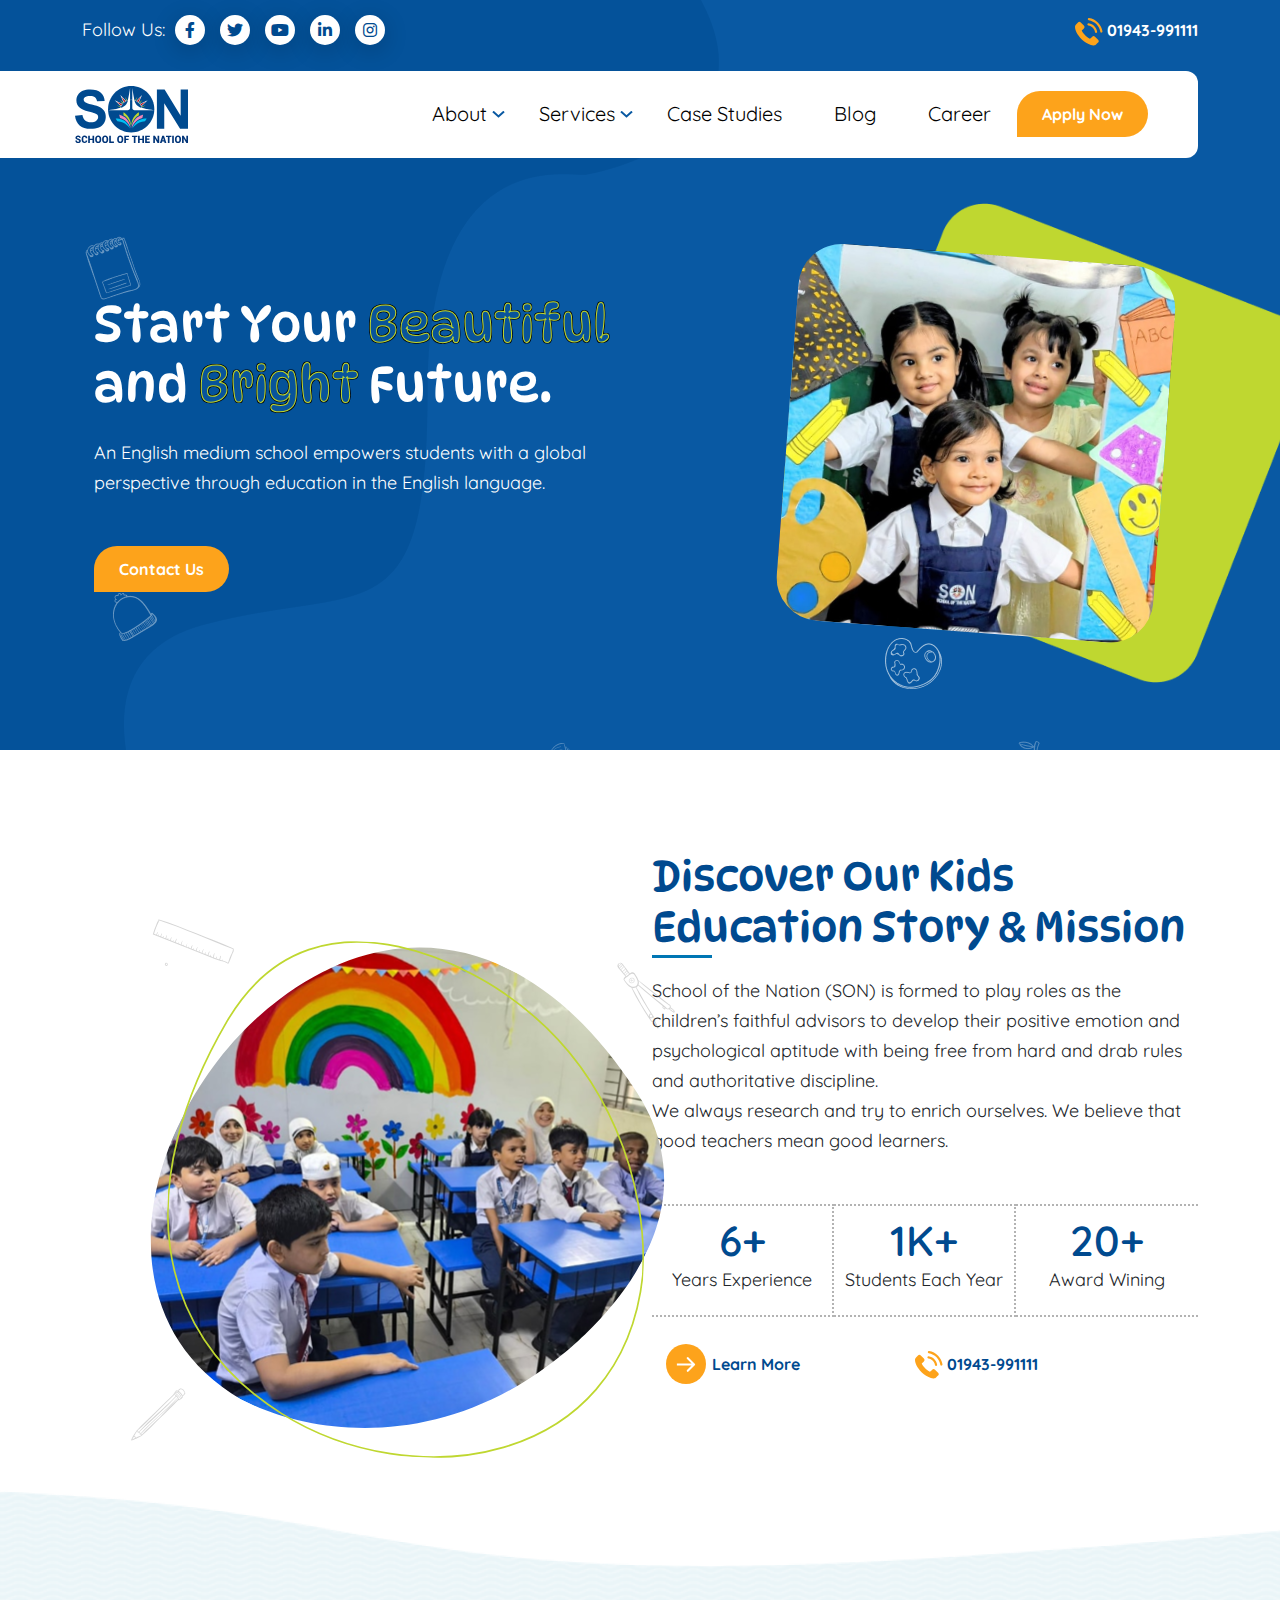
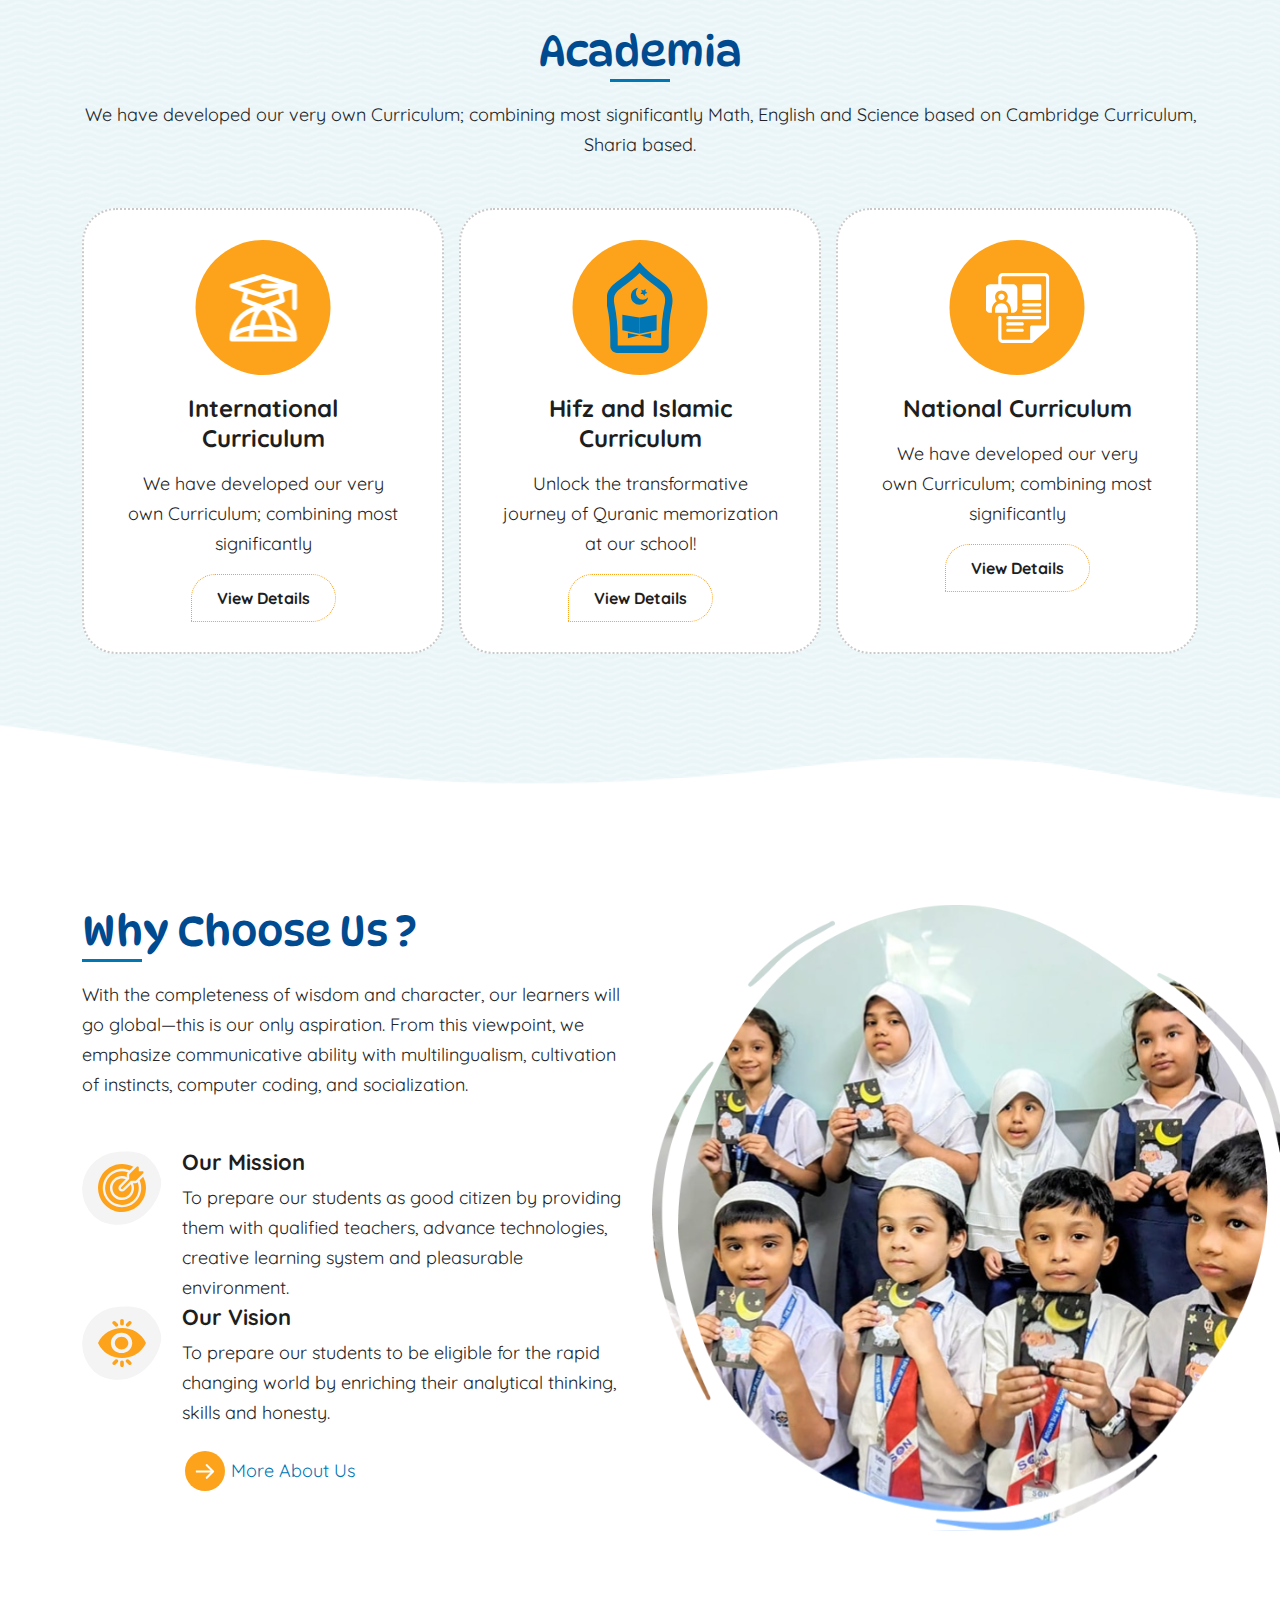
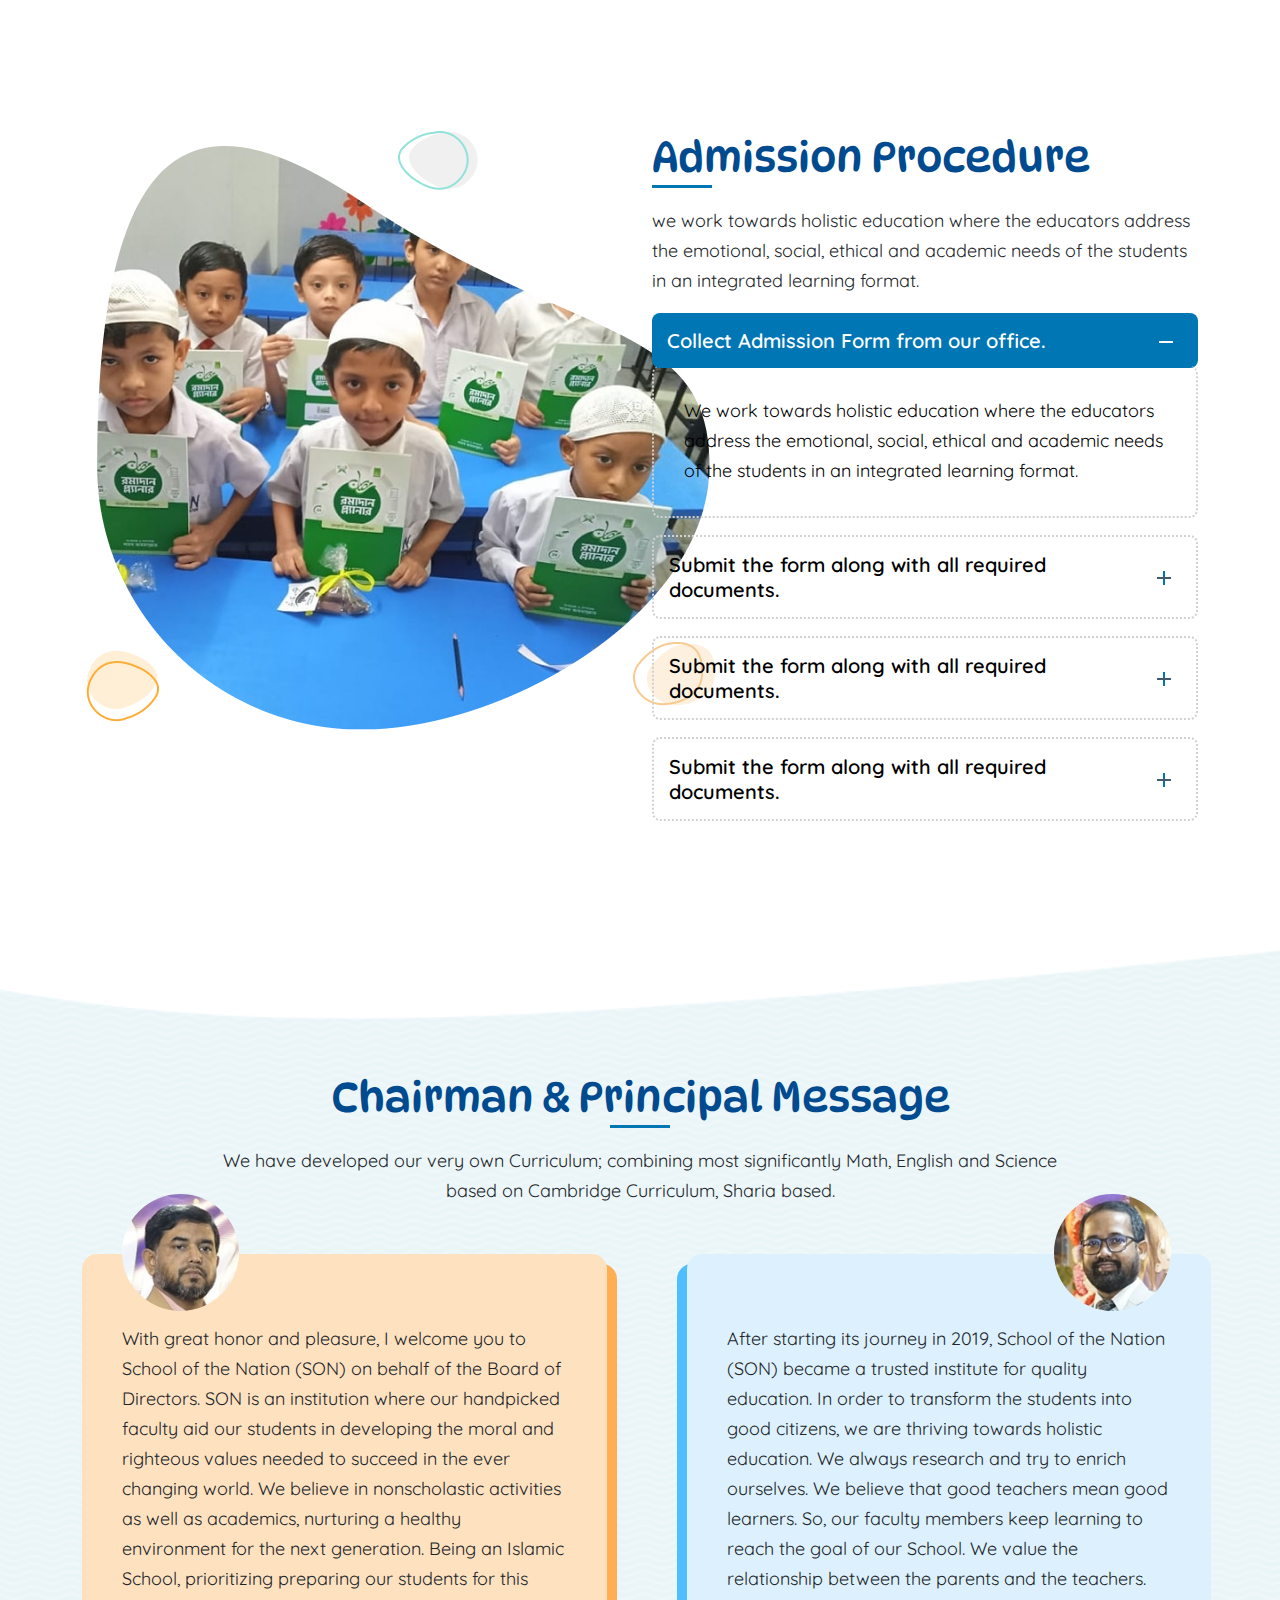
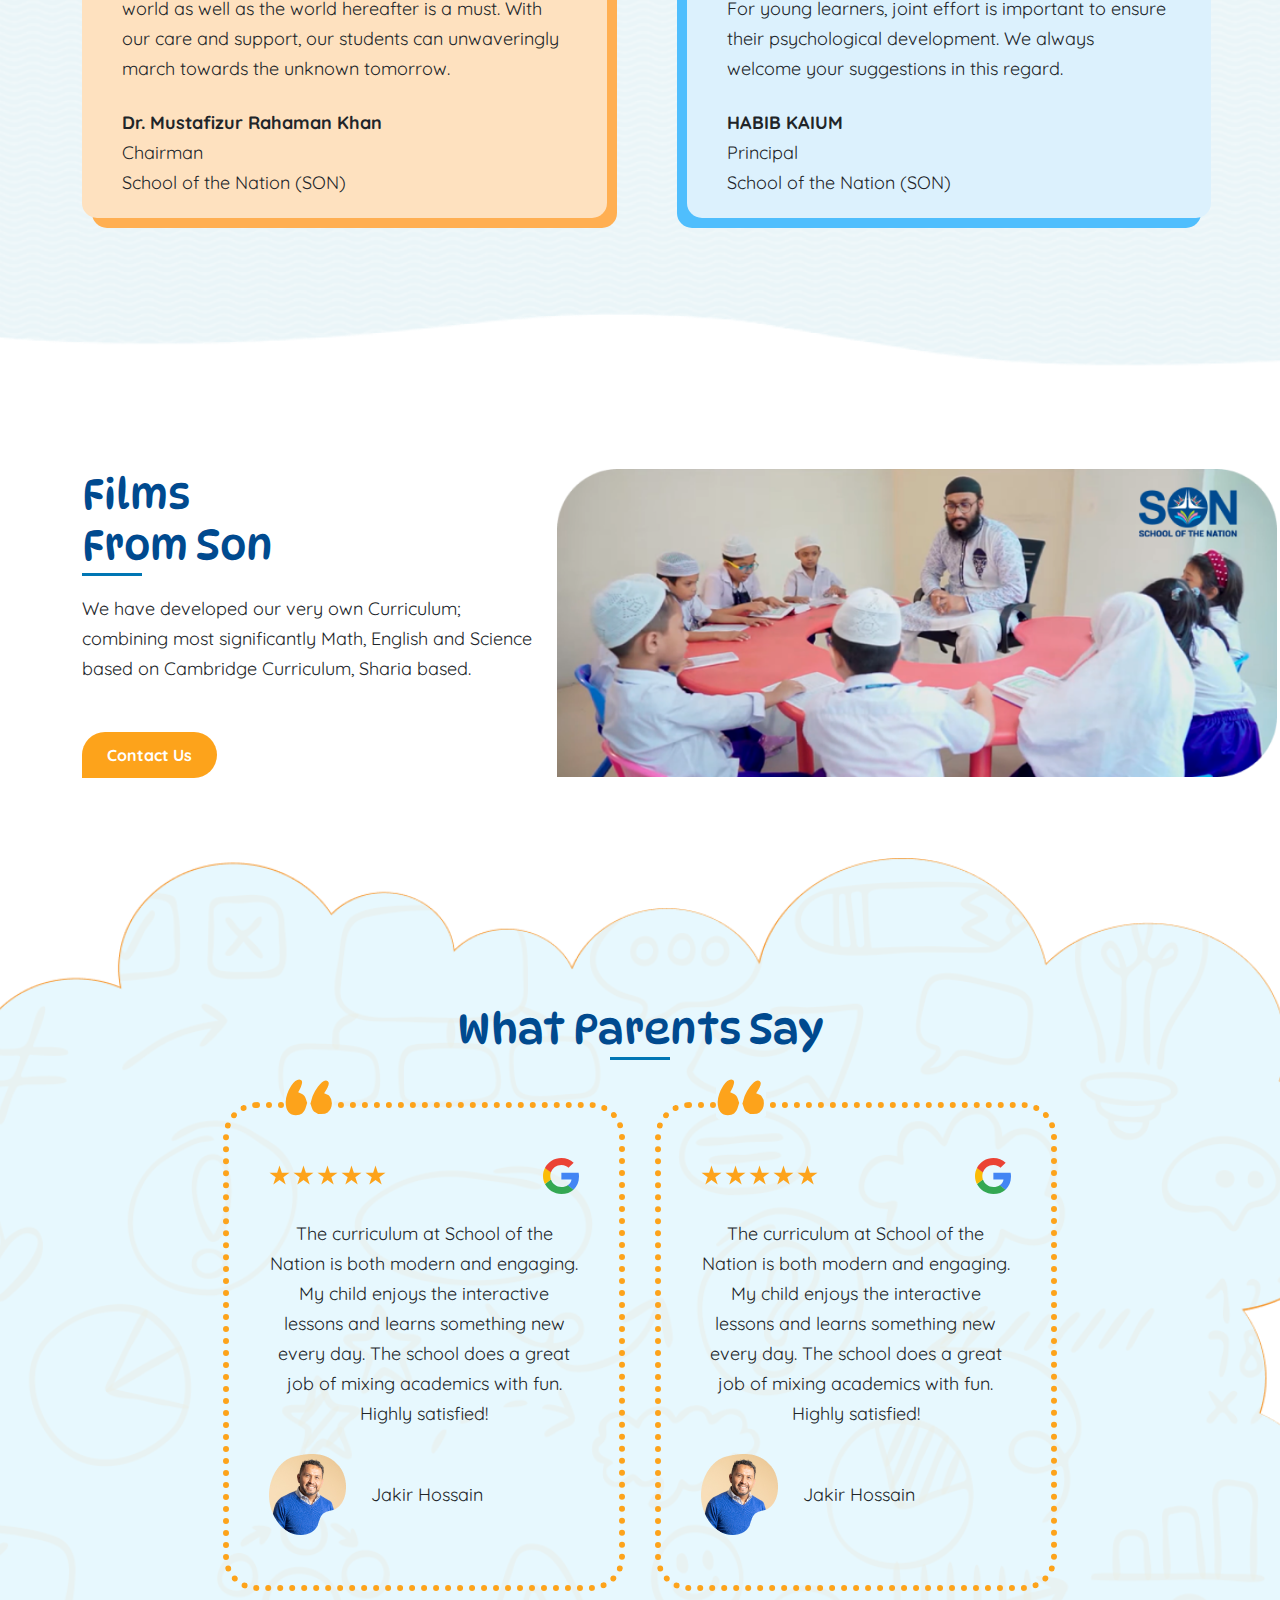
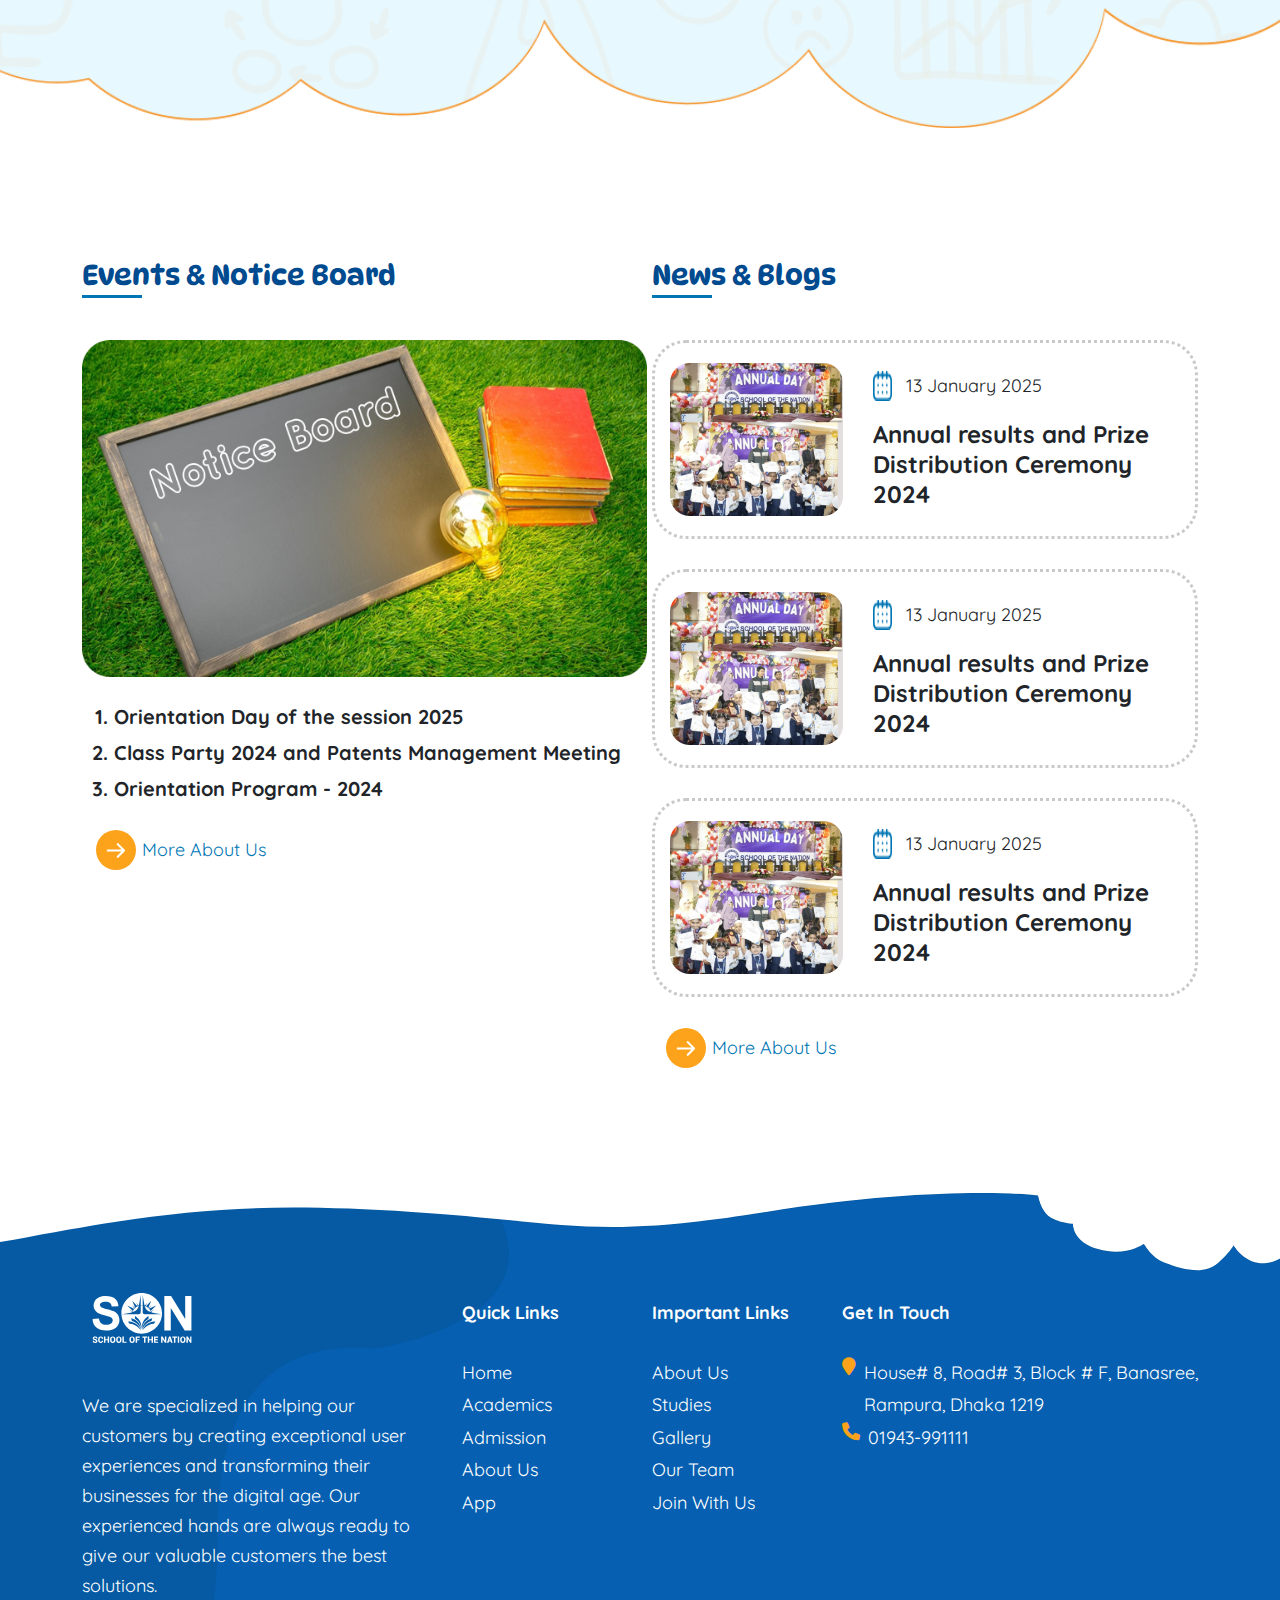
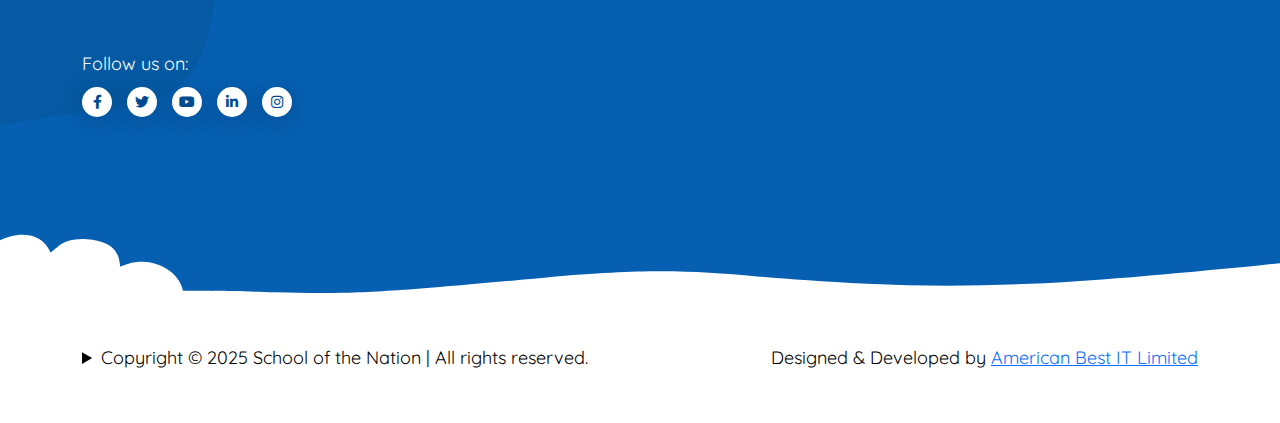
<file: index.html>
<!DOCTYPE html>
<html lang="en">

<head>
	<meta charset="UTF-8">
	<meta name="viewport" content="width=device-width, initial-scale=1.0">
	<!-- Font -->
	<link rel="preconnect" href="https://fonts.googleapis.com">
	<link rel="preconnect" href="https://fonts.gstatic.com" crossorigin>
	<link
		href="https://fonts.googleapis.com/css2?family=DynaPuff:wght@400..700&family=Quicksand:wght@300..700&display=swap"
		rel="stylesheet">
	<!-- Font Awesome CDN -->
	<link href="https://cdnjs.cloudflare.com/ajax/libs/font-awesome/6.0.0-beta3/css/all.min.css" rel="stylesheet">
	<!-- Boostrap link -->
	<link href="https://cdn.jsdelivr.net/npm/bootstrap@5.3.2/dist/css/bootstrap.min.css" rel="stylesheet">

	<!-- CSS -->
	<link rel="stylesheet" href="son-stylesheet.css">

	<title>School of the Nation</title>
</head>

<body>
	<header class="header-sec">
		<div class="container">
			<div class="header-top">
				<div class="top-social-icons">
					<span>Follow Us:</span>
					<a href="#"><i class="fab fa-facebook-f"></i></a>
					<a href="#"><i class="fab fa-twitter"></i></a>
					<a href="#"><i class="fab fa-youtube"></i></a>
					<a href="#"><i class="fab fa-linkedin-in"></i></a>
					<a href="#"><i class="fab fa-instagram"></i></a>
				</div>
				<div class="top-cta">
					<a href=""><img src="images-son/phone-icon.svg" alt="phone icon"> 01943-991111</a>
				</div>
			</div>
			<div class="header-bottom">
				<div class="logo">
					<img src="images-son/son-logo.svg" alt="Son Logo">
				</div>

				<nav class="navigation">
					<ul class="navbar-nava">
						<li class="dropdown"><a href="#">About</a>
							<div class="dropdown-menu">
								<a href="#">About Us</a>
								<a href="#">Our Team</a>
								<a href="#">Gallery</a>
							</div>
						</li>
						<li class="dropdown">
							<a href="#" class="dropbtn">Services</a>
							<div class="dropdown-menu">
								<a href="#">English</a>
								<a href="#">Bangla</a>
								<a href="#">Mathematics</a>
								<a href="#">Science</a>
								<a href="#">Social Science</a>
								<a href="#">Ialam</a>
							</div>
						</li>
						<li><a href="#">Case Studies</a></li>
						<li><a href="#">Blog</a></li>
						<li><a href="#">Career</a></li>
					</ul>
				</nav>
				<a href="#" class="theme-btn">Apply Now</a>
			</div>

			<article class="hero-sec">
				<div class="container">
					<div class="hero-container">
						<div class="item body-text">
							<h1>Start Your <span>Beautiful</span><br>
								and <span>Bright</span> Future.
							</h1>
							<p>An English medium school empowers students with a global perspective through education in
								the English language.</p>
							<a href="#" class="theme-btn mt-5">Contact Us</a>
						</div>
						<div class="item img-box">
							<!-- <img src="images-son/hero-image.png" alt=""> -->
							<div class="solid-color-bg"><img src="images-son/banner-image-rectangle.png" alt=""></div>
							<div class="solid-img">
								<img src="images-son/banner-sec-image-one.svg" alt="">
							</div>
						</div>
					</div>
				</div>
			</article>
		</div>
	</header>
	<main>
		<section class="discover-padding-top">
			<div class="container">
				<div class="row">
					<div class="col-lg-6 order-lg-last">
						<h2 class="theme-heading">Discover Our Kids Education Story & Mission</h2>
						<p>School of the Nation (SON) is formed to play roles as the children’s faithful advisors to
							develop their positive emotion and psychological aptitude with being free from hard and drab
							rules and authoritative discipline.</p>
						<p>We always research and try to enrich ourselves. We believe that good teachers mean good
							learners.</p>
						<div class="story-box mt-5">
							<div class="story-box-item">
								<span>6+</span>
								<p>Years Experience</p>
							</div>
							<div class="story-box-item">
								<span>1K+</span>
								<p>Students Each Year</p>
							</div>
							<div class="story-box-item">
								<span>20+</span>
								<p>Award Wining</p>
							</div>
						</div>
						<div class="mission-cta">
							<a href="" class="trns-btn">Learn More</a>
							<a href=""><img src="images-son/phone-icon.svg" alt="phone icon"> 01943-991111</a>
						</div>
					</div>
					<div class="col-lg-6">
						<div class="image-box">
							<img src="images-son/story-and-mission.svg" alt="">
						</div>
					</div>
				</div>

			</div>
		</section>

		<section class="Academia-sec">
			<div class="container">
				<div class="text-center mb-5">
					<h2 class="theme-heading">Academia</h2>
					<p>We have developed our very own Curriculum; combining most significantly Math, English and Science
						based on Cambridge Curriculum, Sharia based.</p>
				</div>
				<div class="academia-card">
					<div class="academia-card-item">
						<div class="card-img-box">
							<img src="images-son/international-curriculum.png" alt="">
						</div>
						<div class="cards-title">International Curriculum</div>
						<p>We have developed our very own Curriculum; combining most significantly</p>
						<a href="" class="theme-btn trnsp">View Details</a>
					</div>
					<div class="academia-card-item">
						<div class="card-img-box">
							<img src="images-son/hifz-and-islamic-curriculum.svg" alt="">
						</div>
						<div class="cards-title">Hifz and Islamic Curriculum</div>
						<p>Unlock the transformative journey of Quranic memorization at our school!</p>
						<a href="" class="theme-btn trnsp">View Details</a>
					</div>
					<div class="academia-card-item">
						<div class="card-img-box">
							<img src="images-son/national-curriculum.svg" alt="">
						</div>
						<div class="cards-title">National Curriculum</div>
						<p>We have developed our very own Curriculum; combining most significantly</p>
						<a href="" class="theme-btn trnsp">View Details</a>
					</div>
				</div>

			</div>
		</section>

		<section class="padding-top-bottom">
			<div class="container">
				<div class="row">
					<div class="col-lg-6">
						<h2 class="theme-heading">Why Choose Us ?</h2>
						<p>With the completeness of wisdom and character, our learners will go global—this is our only
							aspiration. From this viewpoint, we emphasize communicative ability with multilingualism,
							cultivation of instincts, computer coding, and socialization.</p>

						<div class="flex-misvis mt-5">
							<div class="flex-bg">
								<img src="images-son/mission-icon.svg" alt="">
							</div>
							<div class="flex-content">
								<h4 class="fwt-normal">Our Mission</h4>
								<p>To prepare our students as good citizen by providing them with qualified teachers,
									advance technologies, creative learning system and pleasurable environment.</p>
							</div>
						</div>
						<div class="flex-misvis">
							<div class="flex-bg">
								<img src="images-son/vission-icon.svg" alt="">
							</div>
							<div class="flex-content">
								<h4 class="fwt-normal">Our Vision</h4>
								<p>To prepare our students to be eligible for the rapid changing world by enriching
									their analytical thinking, skills and honesty.</p>
							</div>
						</div>
						<div class="why-btn mt-3"><a href="" class="trns-btn">More About Us</a></div>

					</div>
					<div class="col-lg-6">
						<img src="images-son/why-choose-us.svg" alt="">
					</div>
				</div>
			</div>
		</section>
		<section class="padding-top-bottom">
			<div class="container">
				<div class="row">
					<div class="col-lg-6 order-lg-last">
						<h2 class="theme-heading">Admission Procedure</h2>
						<p>we work towards holistic education where the educators address the emotional, social, ethical
							and academic needs of the students in an integrated learning format.</p>
						<div class="accordion">
							<div class="faq-box">
								<h3 class="faq-title open">Collect Admission Form from our office.</h3>
								<div class="faq-body active">
									<p>
										We work towards holistic education where the educators address the emotional,
										social, ethical and academic needs of the students in an integrated learning
										format.
									</p>
								</div>
							</div>
							<div class="faq-box">
								<h3 class="faq-title">Submit the form along with all required documents.</h3>
								<div class="faq-body">
									<p>
										We work towards holistic education where the educators address the emotional,
										social, ethical and academic needs of the students in an integrated learning
										format.
									</p>
								</div>
							</div>
							<div class="faq-box">
								<h3 class="faq-title">Submit the form along with all required documents.</h3>
								<div class="faq-body">
									<p>
										We work towards holistic education where the educators address the emotional,
										social, ethical and academic needs of the students in an integrated learning
										format.
									</p>
								</div>
							</div>
							<div class="faq-box">
								<h3 class="faq-title">Submit the form along with all required documents.</h3>
								<div class="faq-body">
									<p>
										We work towards holistic education where the educators address the emotional,
										social, ethical and academic needs of the students in an integrated learning
										format.
									</p>
								</div>
							</div>
						</div>
					</div>
					<div class="col-lg-6">
						<img src="images-son/admission-procedure-image.png" alt="">
					</div>
				</div>
			</div>
		</section>
		<section class="cp-message">
			<div class="container">
				<div class="text-center">
					<h2 class="theme-heading">Chairman & Principal Message</h2>
					<p class="w-75 m-auto">We have developed our very own Curriculum; combining most
						significantly
						Math,
						English and Science
						based on Cambridge Curriculum, Sharia based.</p>
				</div>
				<div class="message-box mt-5">
					<div class="message-content">
						<img src="images-son/mustafizur-rahman-khan.svg" alt="">
						<p>With great honor and pleasure, I welcome you to School of the Nation (SON) on behalf of the
							Board of Directors. SON is an institution where
							our handpicked faculty aid our students in developing the moral and righteous values needed
							to succeed in the ever changing world. We believe in nonscholastic activities as well as
							academics, nurturing a healthy environment for the next generation. Being an Islamic School,
							prioritizing preparing our students for this world as well as the world hereafter is a must.
							With our care and support, our students can unwaveringly march towards the unknown tomorrow.
						</p>
						<p class="mt-4"><strong>Dr. Mustafizur Rahaman Khan</strong></p>
						<p>Chairman</p>
						<p>School of the Nation (SON)</p>
					</div>
					<div class="message-content">
						<img src="images-son/habib-kaium.svg" alt="">
						<p>After starting its journey in 2019, School of the Nation (SON) became a trusted institute for
							quality education. In order to transform the students into good citizens, we are thriving
							towards holistic education.
							We always research and try to enrich ourselves. We believe that good teachers mean good
							learners. So, our faculty members keep learning to reach the goal of our School.
							We value the relationship between the parents and the teachers. For young learners, joint
							effort is important to ensure their psychological development. We always welcome your
							suggestions in this regard.</p>
						<p class="mt-4"><strong>HABIB KAIUM</strong></p>
						<p>Principal</p>
						<p>School of the Nation (SON)</p>
					</div>

				</div>

			</div>
		</section>
		<section class="flims-son">
			<div class="container">
				<div class="row align-items-center">
					<div class="col-lg-5">
						<h2 class="theme-heading">Films<br>
							From Son</h2>
						<p>We have developed our very own Curriculum; combining
							most significantly Math, English and Science based on
							Cambridge Curriculum, Sharia based.</p>
						<a href="#" class="theme-btn mt-5">Contact Us</a>
					</div>
					<div class="col-lg-7">
						<div class="flims-img">
							<img src="images-son/flims-from-son.png" alt="">
						</div>
					</div>
				</div>

			</div>
		</section>
		<section class="parents-review">
			<div class="container">
				<div class="text-center  mb-5">
					<h2 class="theme-heading">What Parents Say</h2>
				</div>
				<div class="parent-review-box">
					<div class="review-box-item">
						<div class="gbp-box">
							<img src="images-son/star-icons.svg" alt="">
							<img src="images-son/google-icon.svg" alt="">
						</div>
						<p>The curriculum at School of the Nation is both modern and engaging. My child enjoys the
							interactive lessons and learns something new every day. The school does a great job of
							mixing academics with fun. Highly satisfied!</p>
						<div class="review-img-box">
							<img src="images-son/jakir-hossain.svg" alt="">
							<div class="name">Jakir Hossain</div>
						</div>
					</div>
					<div class="review-box-item">
						<div class="gbp-box">
							<img src="images-son/star-icons.svg" alt="">
							<img src="images-son/google-icon.svg" alt="">
						</div>
						<p>The curriculum at School of the Nation is both modern and engaging. My
							child enjoys the
							interactive lessons and learns something new every day. The school does a great job of
							mixing academics with fun. Highly satisfied!</p>
						<div class="review-img-box">
							<img src="images-son/jakir-hossain.svg" alt="">
							<div class="name">Jakir Hossain</div>
						</div>
					</div>

				</div>

			</div>
		</section>
		<section class="news-blog-area">
			<div class="container">
				<div class="row">
					<div class="col-lg-6">
						<h3 class="theme-heading">Events & Notice Board</h3>
						<div class="notice-box mt-5">
							<div class="notice-img">
								<img src="images-son/notice-and-events.png" alt="">
							</div>
							<div class="notice-cont">
								<ol class="theme-list">
									<li>Orientation Day of the session 2025</li>
									<li>Class Party 2024 and Patents Management Meeting</li>
									<li>Orientation Program - 2024</li>
								</ol>
							</div>
						</div>
						<a href="" class="trns-btn">More About Us</a>
					</div>
					<div class="col-lg-6">
						<h3 class="theme-heading">News & Blogs</h3>
						<div class="blog-box mt-5">
							<div class="blog-item">
								<img src="images-son/blog-one.png" alt="">
								<div class="blog-inner-cont">
									<div class="date">
										<img src="images-son/calender-icon.png" alt=""> <span class="ml-3">13 January
											2025</span>
									</div>
									<div class="samll-heading">Annual results and Prize Distribution
										Ceremony 2024</div>
								</div>
							</div>
							<div class="blog-item">
								<img src="images-son/blog-one.png" alt="">
								<div class="blog-inner-cont">
									<div class="date">
										<img src="images-son/calender-icon.png" alt=""> <span class="ml-3">13 January
											2025</span>
									</div>
									<div class="samll-heading">Annual results and Prize Distribution
										Ceremony 2024</div>
								</div>
							</div>
							<div class="blog-item">
								<img src="images-son/blog-one.png" alt="">
								<div class="blog-inner-cont">
									<div class="date">
										<img src="images-son/calender-icon.png" alt=""> <span class="ml-3">13 January
											2025</span>
									</div>
									<div class="samll-heading">Annual results and Prize Distribution
										Ceremony 2024</div>
								</div>
							</div>
						</div>
						<a href="" class="trns-btn mt-4">More About Us</a>
					</div>
				</div>

			</div>

		</section>

	</main>
	<footer class="footer-area mt-5">
		<div class="footer-upper">
			<div class="container">
				<div class="row">
					<div class="col-lg-4">
						<a href="/" class="footer-logo">
							<img src="images-son/son-logo-white.svg" alt="Son Logo" class="footer-logo" width="120"
								height="50">
						</a>
						<p class="my-5">We are specialized in helping our customers by creating exceptional user
							experiences and transforming their businesses for the digital age. Our experienced hands are
							always ready to give our valuable customers the best solutions.</p>

						<span>Follow us on:</span>
						<div class="social-icons mt-2">
							<a href="#"><i class="fab fa-facebook-f"></i></a>
							<a href="#"><i class="fab fa-twitter"></i></a>
							<a href="#"><i class="fab fa-youtube"></i></a>
							<a href="#"><i class="fab fa-linkedin-in"></i></a>
							<a href="#"><i class="fab fa-instagram"></i></a>
						</div>
					</div>
					<div class="col-lg-2">
						<h5 class="footer-title">Quick Links</h5>
						<ul class="footer-links">
							<li><a href="#">Home</a></li>
							<li><a href="#">Academics</a></li>
							<li><a href="#">Admission</a></li>
							<li><a href="#">About Us</a></li>
							<li><a href="#">App</a></li>
						</ul>
					</div>
					<div class="col-lg-2">
						<h5 class="footer-title">Important Links</h5>
						<ul class="footer-links">
							<li><a href="#">About Us</a></li>
							<li><a href="#">Studies</a></li>
							<li><a href="#">Gallery</a></li>
							<li><a href="#">Our Team</a></li>
							<li><a href="#">Join With Us</a></li>
						</ul>
					</div>
					<div class="col-lg-4">
						<h5 class="footer-title">Get In Touch</h5>
						<ul class="contact-info">
							<li><a href=""><i class="fa fa-map-marker"></i> House# 8, Road# 3, Block # F, Banasree,
									Rampura, Dhaka
									1219</a></li>
							<li><a href=""><i class="fa fa-phone"></i> 01943-991111</a></li>
						</ul>

					</div>
				</div>
			</div>
		</div>
		<div class="footer-bottom">
			<div class="container">
				<div class="footer-copyright text-lg-left">
					<details>
						<summary>
							Copyright ©
							2025 School of the Nation | All rights reserved.
						</summary>
						<p class="mb-0">All copy content and creatives on this website are the property of
							School of the Nation.
						</p>
					</details>
					<p class="designby mb-0">Designed &amp; Developed by <a href="/" rel="noopener nofollow">American
							Best IT Limited</a></p>
				</div>
			</div>
		</div>
	</footer>

</body>

</html>
</file>
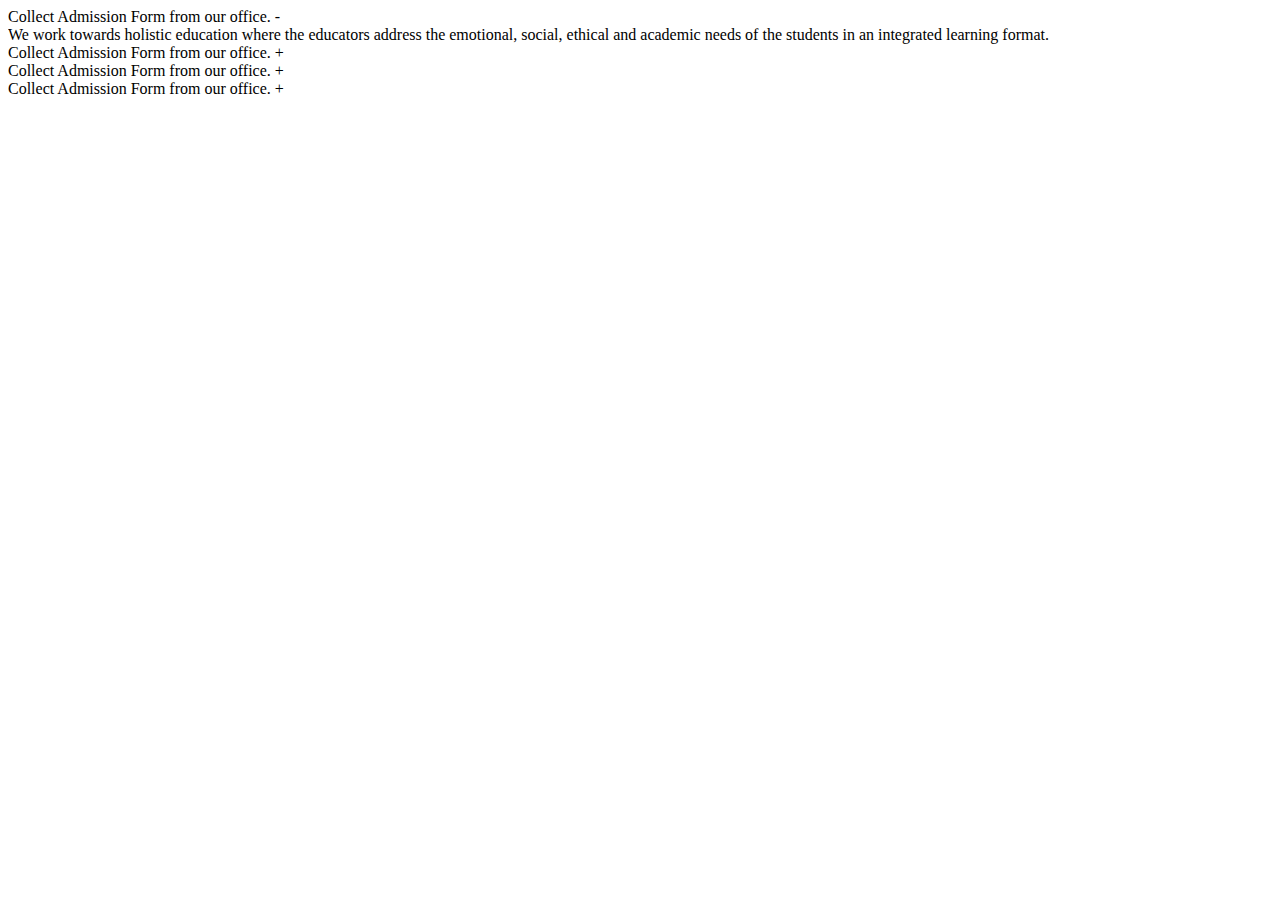
<file: images-son/test.html>
<!DOCTYPE html>
<html lang="en">
<head>
  <meta charset="UTF-8">
  <meta name="viewport" content="width=device-width, initial-scale=1.0">
  <title>Document</title>

<style>

  .rapper{
    .bodyx{
      overflow: hidden;
      transition: 0.3s;
      max-height: 50px;
    }
    &[status="false"]{
      .ar_m{
        display: none;
      }
      .bodyx{
        max-height: 0px;
      }
    }
    &[status="true"]{
      .ar_p{
        display: none;
      }
    }
  }
</style>

</head>
<body>

  <div class="rapper" status="true">
    <div class="head" >
      Collect Admission Form from our office.
      <span class="all">
        <span class="ar_p">+</span>
        <span class="ar_m">-</span>
      </span>
    </div>

    <div class="bodyx">
      We work towards holistic education where the educators address the  emotional, social, ethical and academic needs of the students in an  integrated learning format.
    </div>
  </div>


  <div class="rapper" status="false">
    <div class="head" >
      Collect Admission Form from our office.
      <span class="all">
        <span class="ar_p">+</span>
        <span class="ar_m">-</span>
      </span>
    </div>

    <div class="bodyx">
      We work towards holistic education where the educators address the  emotional, social, ethical and academic needs of the students in an  integrated learning format.
    </div>
  </div>

  <div class="rapper" status="false">
    <div class="head" >
      Collect Admission Form from our office.
      <span class="all">
        <span class="ar_p">+</span>
        <span class="ar_m">-</span>
      </span>
    </div>

    <div class="bodyx">
      We work towards holistic education where the educators address the  emotional, social, ethical and academic needs of the students in an  integrated learning format.
    </div>
  </div>

  <div class="rapper" status="false">
    <div class="head" >
      Collect Admission Form from our office.
      <span class="all">
        <span class="ar_p">+</span>
        <span class="ar_m">-</span>
      </span>
    </div>

    <div class="bodyx">
      We work towards holistic education where the educators address the  emotional, social, ethical and academic needs of the students in an  integrated learning format.
    </div>
  </div>
  
  <script>
    const getRaper = document.querySelectorAll(".rapper");

    for(let eachRapper of getRaper){
      const getHeader = eachRapper.querySelector(".head");
      getHeader.addEventListener("click", function(){

        for(let eachRapperClose of getRaper){
          if(eachRapperClose !== eachRapper){
            eachRapperClose.setAttribute("status", false);
          }
        }

        let currentStatus = eachRapper.getAttribute("status") === "true";
        eachRapper.setAttribute("status", !currentStatus);
      })
    }


  </script>

</body>
</html>
</file>
<file: son-stylesheet.css>
*{
	margin: 0;
	padding: 0;
}
body{
font-family: Quicksand;
font-size: 18px;
font-weight: 400;
line-height: 30px;
}
:root {
    --site-primary-color: #004A8F;
    --site-secondary-color: #0076B4;
    --site-third-color: #F287B7;
    --site-fourth-color: #BFD730;
    --site-fifth-color: #B11116;
    --site-sixth-color: #FDA31B;
    --font-family-DynaPuff: "DynaPuff", sans-serif;
    --font-family-quicksand: "Quicksand", sans-serif;
}

.padding-top-bottom, .footer-upper {
	padding-top: 100px;
	padding-bottom: 100px;
	position: relative;
}

.mega-heading,.large-heading,.medium-heading,.small-heading,h1,h2,h3,h4,h5,h6 {
line-height: normal;
margin-bottom: 1.5rem;
font-family: DynaPuff;
color: #004A8F;
}

h1, h1.theme-heading{
	font-size: 50px;
font-weight: 400;
}
h2, h2.theme-heading{
	font-size: 42px;
font-weight: 400;
}
.theme-heading{
	position: relative;
}
p{
    margin-bottom: 0;
}


.theme-heading:before {
    content: "";
    position: absolute;
    left: 0;
    bottom: -6px;
    width: 60px;
    height: 3px;
    background: #0076B4;
}
.text-center .theme-heading::before {
    content: "";
    position: absolute;
    left: 50%;
    bottom: -6px;
    transform: translateX(-50%);
    width: 60px;
    height: 3px;
    background: #0076B4;
}




/* header */
.top-social-icons {
    color: #fff;
	display: flex;
}
.top-social-icons span{
	margin-right: 10px;
}

.top-social-icons a {
    background: #fff;
    width: 30px;
    height: 30px;
    font-size: 14px;
    display: flex;
    flex-direction: row;
    align-items: center;
    justify-content: center;
    box-shadow: 0 5px 25px rgb(0 0 0 / 20%);
    text-decoration: none;
    position: relative;
    border-radius: 50%;
    cursor: pointer;
    transition: all 0.4s ease;
    margin-right: 15px;
}

.top-social-icons a i {
    color: #004A8F;
}



.header-sec{
	background-image: url(images-son/main-banner.png);
    position: relative; 
    height: 750px;
}
.header-top {
    display: flex;
    justify-content: space-between;
    padding-top: 15px;
    padding-bottom: 25px;
	a{
		color: #fff;
		text-decoration: none;
		font-weight: bold;
		font-size: 16px;
	}
}
.header-bottom {
    display: flex;
    justify-content: space-between;
	align-items: center;
    /* background: linear-gradient(to right, #04529a, transparent); */
    background: #fff;
    margin-left: -308px;
    padding-top: 15px;
    padding-right: 50px;
    padding-left: 301px;
    padding-bottom: 15px;
    border-radius: 0 12px 12px 0;
}

.logo img {
    width: 113px;
    height: 57px;
}

/* navbar end*/
.dropdown {
	position: relative;
	display: inline-block;
}

.dropdown-menu {
	display: none;
	position: absolute;
	background-color: #f9f9f9;
	min-width: 260px;
	box-shadow: 0px 8px 16px 0px rgba(0,0,0,0.2);
	z-index: 1;
}

.dropdown-menu a {
	color: black;
	padding: 12px 16px;
	text-decoration: none;
	display: block;
}

.dropdown-menu a:hover {
	background-color: #f1f1f1;
}

.dropdown:hover .dropdown-menu {
	display: block;
}

ul.navbar-nava {
    margin-bottom: 0;
}
.navbar-nava>.dropdown>a::after {
	position: absolute;
    right: 7px;
    content: "";
    font-family: FontAwesome;
    color: #2d327f;
    top: 50%;
    background-image: url(images-son/down-arrow.svg);
    transform: translateY(-50%);
    width: 15px;
    height: 15px;
    background-repeat: no-repeat;
    background-position: center;
    background-attachment: fixed;
}

/* navbar end */
.navbar-nav>li:first-child {
	padding-left: 0;
}
nav ul li{
	padding: 0 16px;
}
nav.navigation {
    margin-left: auto;
}
nav ul{
	display: flex;
	justify-content: center;
	list-style: none;

}
nav ul li a{
	text-decoration: none;
	color: #000000;
	font-size: 20px;
	transition: all 0.3s ease;
	padding: 10px;
}

a.theme-btn{
	background: var(--site-sixth-color);
	padding: 8px 25px;
	border-radius: 25px 25px 25px 0;
	color: #fff;
	text-decoration: none; 
	font-family: Quicksand;
	font-size: 16px;
	font-weight: 700;
	display: inline-block;
    transition: all 0.3s ease;
}
a.theme-btn:hover{
    background: var(--site-fourth-color);
    color: #000;
    transition: all 0.3s ease;
}

/* hero section */
.hero-sec{
	position: relative;
}


.hero-container {
	display: flex;
		position: relative;
		align-items: center;
		justify-content: center;
		min-height: 570px;
	.item{
		flex: 0 0 50%;
	}
}
.img-box{
	position: relative;
	left: 190px;
	.solid-color-bg{
		position: absolute;
        top: 50%;
        transform: translateY(-50%);
		img{
			width: 480px;
			height: 480px;
		}
	}
	.solid-img{
		position: absolute;
        top: 50%;
        transform: translateY(-50%);
		right: 200px;
		img{
			width: 400px;
			height: 400px;
		}
	}
 }


/* h1 stroke */
.hero-sec h1{
	color: #fff;
}
.hero-sec p{
	color: #fff;
}


h1 span {
	-webkit-text-stroke: 1px #BFD730;
	color: #08549b;
	text-shadow:
    -1px -1px 0 #000,  
    1px -1px 0 #000,
    -1px 1px 0 #000,
     1px 1px 0 #000;
 }


.image-box {
    position: relative;
	
}
.image-box img{
	width: 650px;
	height: 700px;
}

a.trns-btn {
    text-decoration: none;
    padding-left: 60px;
    padding-right: 15px;
    padding-top: 12px;
    padding-bottom: 12px;
    background: transparent;
    border-radius: 8px;
    position: relative;
    color: #0076B4;
    transition: all 0.8s ease-in-out;
    display: inline-block;
	&::before {
        content: "";
        position: absolute;
        width: 40px;
        height: 40px;
        background-image: url(images-son/right-arrow.png);
        background-repeat: no-repeat;
        left: 14px;
        transition: all 0.8s ease-in-out;
        top: 50%;
        transform: translateY(-50%);
        background-color: var(--site-sixth-color);
        border-radius: 50%;
        align-items: center;
        display: flex;
        background-position: center;
    }
	&::after {
		content: "";
		position: absolute;
		right: 14px;
		width: 35px;
        height: 35px;
		opacity: 0;
		background-image: url(images-son/right-arrow.png);
		background-repeat: no-repeat;
		transition: all 0.8s ease-in-out;
		top: 50%;
        transform: translateY(-50%);
		border-radius: 50%;
        align-items: center;
        display: flex;
        background-position: center;
	}
	&:hover{
			padding-right: 55px;
			padding-left: 20px;
			background: var(--site-sixth-color) !important;
			color: #fff !important;
			transition: all 0.8s ease-in-out;
	}
	&:hover::before{
		opacity: 0;
		transform: translate(120px, -50%);
		transition: all 0.8s ease-in-out;
	}
	&:hover::after{
		opacity: 1;
		transform: translate(35px, -50%);
		transition: all 0.8s ease-in-out;
		top: 50%;
        transform: translateY(-50%);
	}
}

.mission-cta {
    display: flex;
    justify-content: left;
    padding-top: 20px;
    padding-bottom: 25px;
    align-items: center;
    column-gap: 100px;
	a{
		color: #004A8F;
		text-decoration: none;
		font-weight: bold;
		font-size: 16px;
	}
}


.story-box {
    display: flex;
    flex-direction: row;
	justify-content: center;
}
.story-box-item span {
    font-size: 42px;
    color: #004A8F;
    font-weight: 600;
}
.story-box .story-box-item:last-of-type{
	border-right: none;
}
.story-box-item{
    flex: 0 0 33.33%;
    padding: 20px 10px;
    border-right: dotted 2px #B3B3B3;
    border-top: dotted 2px #B3B3B3;
    border-bottom: dotted 2px #B3B3B3;
	text-align: center;
	
	p{
		font-size: 18px;
	}
}
.story-box-item p:last-of-type{
	margin-bottom: 0;
}

.discover-padding-top {
	padding-top: 100px;
	margin-bottom: -70px;
	position: relative;
}

.Academia-sec{
	background-image: url(images-son/blue-wave.png);
    position: relative; 
    height: 925px;
    padding-top: 145px;
}

a.theme-btn.trnsp {
    border: 1px dotted #FDA31B;
    background: transparent;
    color: #1E1E1E;
	transition: all 0.5s ease;
}

a.theme-btn.trnsp:hover {
    background: var(--site-sixth-color);
	transition: all 0.5s ease;
}

.card-img-box {
    background: var(--site-sixth-color);
    width: 135px;
    height: 135px;
    padding: 25px;
    text-align: center;
    border-radius: 50%;
    display: flex;
    justify-content: center;
    align-items: center;
    margin-left: 50%;
    transform: translateX(-50%);
}
  

.academia-card {
    display: grid;
    grid-template-columns: repeat(3, 1fr);
    gap: 15px;
}
.academia-card-item{
	background: #fff;
    color: #1E1E1E;
    padding: 30px 40px;
    text-align: center;
    border-radius: 34px;
    border: 2px dotted #C9C9C9;
	.cards-title {
		font-family: 'Quicksand';
		font-size: 24px;
		font-weight: 700;
		margin-top: 18px;
		margin-bottom: 16px;
	}
	p{
		font-size: 18px;
		padding-bottom: 15px;
	}

}

.academia-card-item:hover {
	background: #0076B4;
	transition: all 0.5s ease;
	color: #FFFFFF;
}

.academia-card-item:hover a.theme-btn.trnsp {
	transition: all 0.5s ease;
	border-color: #fff;
	color: #FFFFFF;
}


.flex-misvis{
	display: flex;
	gap: 20px;
}

.flex-bg {
    min-width: 80px;
    height: 80px;
    border-radius: 50%;
    display: flex;
    align-items: center;
    justify-content: center;
    font-size: 40px;
    background-image: url(images-son/egg-shape.svg);
    background-position: inherit;
    background-repeat: round;
}

h4.fwt-normal{
	font-family: var(--font-family-quicksand);
	font-size: 22px;
	font-weight: 700;
	color: #1E1E1E;
	margin-bottom: 7px;
}
.why-btn {
    margin-left: 89px;
}

/* FAQ */
h3.faq-title{
	font-family: var(--font-family-quicksand);
	font-size: 24px;
	color: #000;
	font-weight: 600;
}
/* FAQs Section */

.accordion>.faq-box>.faq-title {
    /* background: #FFFFFF; */
    cursor: pointer;
    padding: 15px 50px 15px 15px;
    position: relative;
    width: 100%;
    font-size: 20px;
    margin-bottom: 0;
    border: 2px dotted #D1D1D1;
    border-radius: 8px;
    margin-top: 17px;
}

.accordion>.faq-box:not(:last-child)>.faq-title {
    border: dotted 2px #D1D1D1;
}
.accordion>.faq-box:is(:first-child)>.faq-title {
    border: none;
}

.accordion>.faq-box>.faq-title:before {
    background: #0076B4;
    content: '';
    height: 2px;
    margin-right: 25px;
    position: absolute;
    right: 0;
    top: 50%;
    -webkit-transform: rotate(90deg);
    -moz-transform: rotate(90deg);
    -ms-transform: rotate(90deg);
    -o-transform: rotate(90deg);
    transform: rotate(90deg);
    -webkit-transition: all 0.2s ease-in-out;
    -moz-transition: all 0.2s ease-in-out;
    -ms-transition: all 0.2s ease-in-out;
    -o-transition: all 0.2s ease-in-out;
    transition: all 0.2s ease-in-out;
    width: 14px;
}

.accordion>.faq-box>.faq-title:after {
    background: #44596B;
    content: '';
    height: 2px;
    margin-right: 25px;
    position: absolute;
    right: 0;
    top: 50%;
    width: 14px;
}

.accordion>.faq-box>.faq-title.open:before {
    -webkit-transform: rotate(0deg);
    -moz-transform: rotate(0deg);
    -ms-transform: rotate(0deg);
    -o-transform: rotate(0deg);
    transform: rotate(0deg);
}

.accordion>.faq-box>.faq-body {
    display: none;
    overflow: hidden;
    padding: 30px;
    position: relative;
    z-index: 1;
    border-left: 2px #D1D1D1 dotted;
    border-right: 2px #D1D1D1 dotted;
    border-bottom: 2px #D1D1D1 dotted;
    color: #000;
    border-radius: 8px;
    margin-top:-2px;
}

.accordion>.faq-box>.faq-body>p {
    margin-bottom: 0;
}

.accordion>.faq-box>.faq-title.open {
    background: #0076B4;
    color: #fff;
}

.accordion>.faq-box>.faq-title.open:before,
.accordion>.faq-box>.faq-title.open:after {
    background: #fff;
}

.accordion>.faq-box>.faq-body.active {
    display: block;
}

/* cp-message  */
.cp-message {
    background-image: url(images-son/blue-wave.png);
    position: relative;
    padding-top: 150px;
    padding-bottom: 150px;
    background-repeat: no-repeat;
    background-position: center;
    background-size: cover;
}

.message-box {
    display: flex;
    flex-direction: row;
    gap: 80px;
    position: relative;
}

.message-content {
    padding: 70px 40px 20px 40px;
    position: relative;
    border-radius: 15px;
    z-index: 2;
    flex: 0 0 47%;
}

.message-content img {
    position: absolute;
    top: -60px;
    width: 117px;
    height: 117px;
}

.message-box .message-content:first-of-type {
    background: #FEE1BF;
    box-shadow: 10px 10px #FFAF52;
}
.message-box .message-content:last-of-type {
    background: #DCF1FD;
    box-shadow: -10px 10px 0 0 #4FBEFD;
}

.message-box .message-content:last-of-type img {
    position: absolute;
    top: -60px;
    right: 40px;
}



/* flims-son */

.flims-son {
    position: relative; 
    padding-top: 100px;
	padding-bottom: 80px;
}
.flims-img img{
    width: 720px;
}


/* parent-review */
.parents-review {
	background-image: url(images-son/review-bg.svg);
    position: relative; 
    height: 870px;
    padding-top: 145px;
	background-repeat: no-repeat;
	background-position: center;
}

.parent-review-box {
    display: flex;
    flex-direction: row;
    gap: 30px;
    justify-content: center;
}

.review-box-item {
    padding: 50px 40px;
    border: 6px #FDA31B dotted;
    flex: 0 0 36%;
    border-radius: 34px;
    position: relative;
    text-align: center;
    
}
.review-box-item::before{
    content: "";
    position: absolute;
    width: 50px;
    height: 50px;
    background-image: url(images-son/quate-icon.svg);
    top: -36px;
    left: 55px;
    background-position: center;
    background-repeat: no-repeat;
    background-size: cover;
}

.gbp-box {
    display: flex;
    flex-direction: row;
    justify-content: space-between;
    margin-bottom: 25px;
}

.review-img-box {
    display: flex;
    gap: 25px;
    flex-direction: row;
    margin-top: 25px;
    align-items: center;
}

.news-blog-area {
    padding-top: 130px;
    padding-bottom: 70px;

    .samll-heading {
        font-size: 24px;
        font-weight: 700;
    }
}

.notice-img img {
    max-width: 565px;
}

ol.theme-list {
    margin-top: 22px;
    font-size: 20px;
    font-weight: 700;
}

ol.theme-list li {
    line-height: 1.8;
}

.blog-box {
    display: flex;
    flex-direction: column;
    gap: 30px;
}

.blog-item {
    display: flex;
    flex-direction: row;
    gap: 30px;
    padding: 20px 15px;
    border: 3px dotted #C9C9C9;
    align-items: center;
    border-radius: 34px;
}

.blog-inner-cont {
    display: flex;
    flex-direction: column;
    gap: 18px;
}

.date {
    display: flex;
    flex-direction: row;
    gap: 14px;
}












/* Footer */

.footer-area{
    position: relative; 
	color: #fff;
	padding-bottom: 50px;
}
.footer-upper{
	background-image: url(images-son/footer-bg.svg);
    position: relative; 
	background-position: center;	
	height: 700px;
}

.footer-title{
font-family: Quicksand;
font-size: 18px;
font-weight: 700;
line-height: 40px;
color: #fff;
}
.social-icons a {
    font-size: 12px;
    color: #fff;
    display: flex;
    align-items: center;
    justify-content: center;
    height: 30px;
    width: 30px;
    background: #38C6F0;
    box-shadow: 0 5px 25px rgb(0 0 0 / 20%);
    text-decoration: none;
    position: relative;
    border-radius: 50%;
    cursor: pointer;
    transition: all .4s ease;
    margin-right: 15px;
}
.social-icons {
    color: #fff;
	display: flex;
}
.social-icons span{
	margin-right: 10px;
}

.social-icons a {
    background: #fff;
    width: 30px;
    height: 30px;
    font-size: 14px;
    display: flex;
    flex-direction: row;
    align-items: center;
    justify-content: center;
    box-shadow: 0 5px 25px rgb(0 0 0 / 20%);
    text-decoration: none;
    position: relative;
    border-radius: 50%;
    cursor: pointer;
    transition: all 0.4s ease;
    margin-right: 15px;
}

.social-icons a i {
    color: #004A8F;
}



ul.footer-links{
	list-style: none;
	line-height: 1.8;
	padding-left: 0;
}

ul.contact-info{
	list-style: none;
	line-height: 1.8;
	padding-left: 0;
	a{
	color: #fff;
	text-decoration: none;
    display: flex;
}
}

.contact-info a i{
	color: var(--site-sixth-color);
	margin-right: 8px;
} 
ul.footer-links li a{
	text-decoration: none;
	display: inline-block;
	color: #ffffff;
	transition: transform 0.5s ease;
}
ul.footer-links li a:hover{
	transform: translateX(7px);
    transition: transform 0.5s ease;
	text-decoration: underline;
	color: var(--site-sixth-color);
}

.footer-bottom{
	color: #000;
	
}
.footer-copyright{
	display: flex;
	flex-direction: row;
	justify-content: space-between;
	margin-top: 50px;
}
</file>
